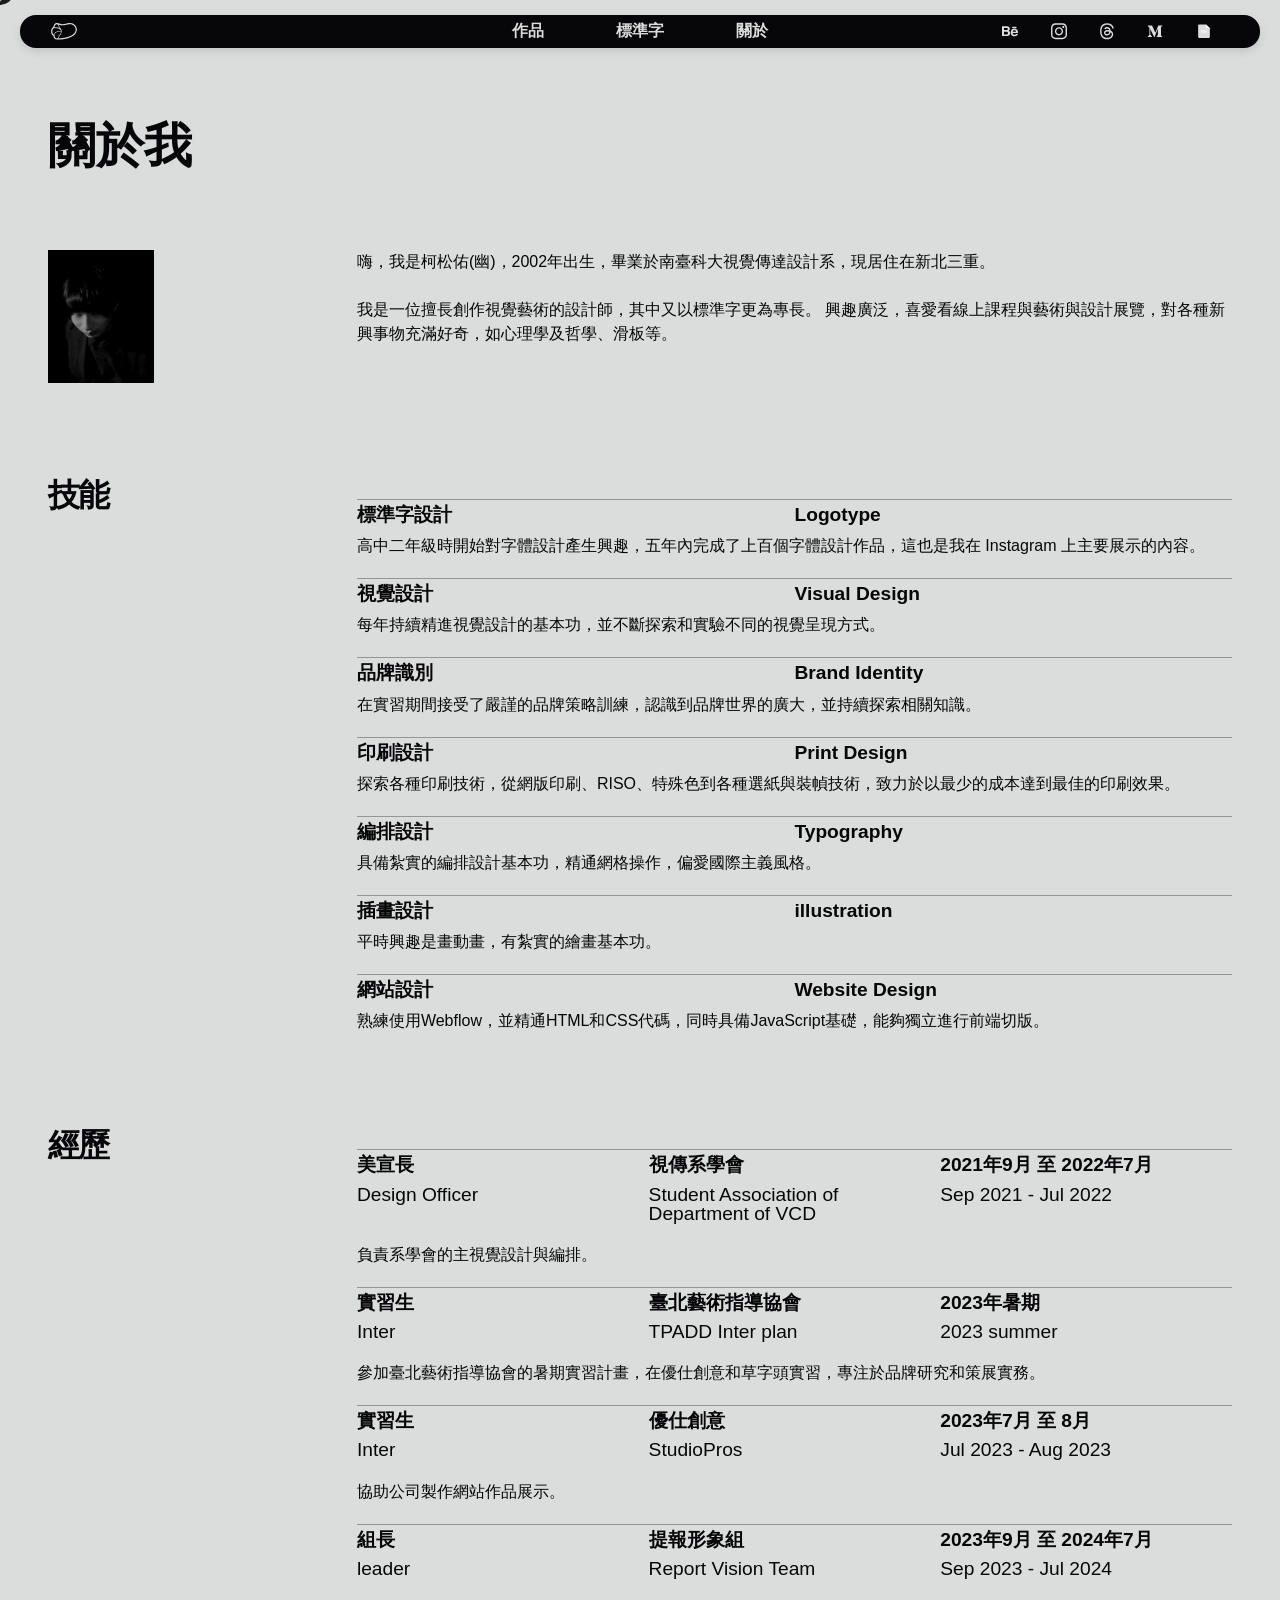
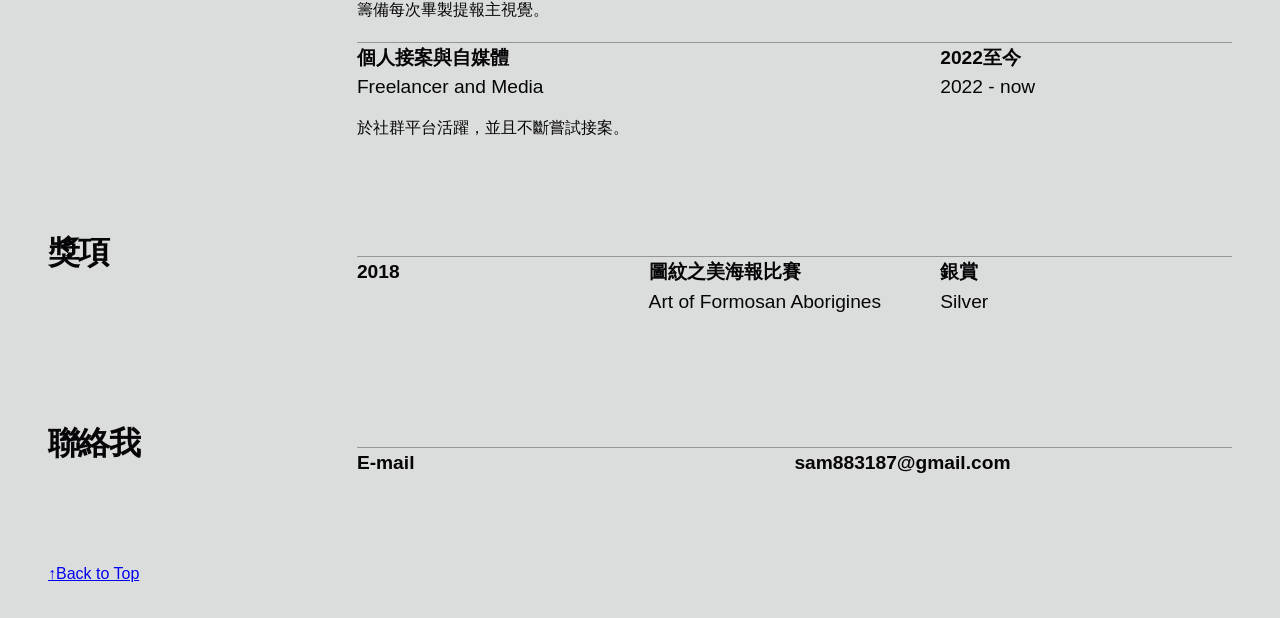
<file: about.html>
<!DOCTYPE html>
<html lang="zh-Hant">
<head>
  <meta charset="UTF-8">
  <meta name="viewport" content="width=device-width, initial-scale=1.0">
  <title>About</title>
  <link rel="stylesheet" href="styles.css">
  <style>
    .info {
        display: flex;
        flex-direction: row;
        padding: 3rem 0px;
      }
    
      .startinfo {
        display: flex;
        flex-direction: row;
        padding: 2em 0px;
        margin-top: 10vh;
      }

    .work-title {
        padding: 0 3rem;
        font-size: 3rem;
        font-weight: bold;
        color: var(--Maincolor);
        margin: 0;
      }
    
      .type {
        font-size: 1rem;
        text-align: left;
        width: 50%;
        letter-spacing: -0.05em;
      }
      
      .work-description {
        display: flex;
        flex-direction: column;
        width: 100%;
        padding: 0 3rem;
        word-wrap: break-word;
        font-size: 1rem;
        line-height: 1.5;
      }

      .e1 {
        display: flex;
        flex-direction: row;
        width: 100%;
        margin-top: 20px;
        padding: 5px 0px 10px 0px;
        border-top: 1px solid #959595;
        font-size: 1.2rem;
        font-weight: 700;
        word-wrap: break-word;
        line-height: 1em;
      }

      .e2 {
        display: flex;
        flex-direction: row;
        width: 100%;
        padding: 0px 0px 20px 0px;
        font-size: 1.2rem;
        word-wrap: break-word;
        line-height: 1em;
      }

      .work-description p {
        width: 50%;
      }
    
      h3 {
        padding: 0 3rem;
        font-size: 2rem;
        width: 30%;
        letter-spacing: -0.05em;
      }
    
      .work-imageBG {
        background-color: #000;
        width: 100%;
      }
    
      .work-image {
        width: 50%;
        height: auto;
        display: block;
        object-fit: cover;
      }

      select {
        background-color: var(--Maincolor);
        color: var(--BGcolor);
        border: none;
        font-size: 4vw;
        font-weight: 900;
        border-radius: 5px;
        box-shadow: none;
        transition: all 0.3s ease;
        cursor: pointer;
        overflow-y: auto;
    scrollbar-width: thin;
    scrollbar-color: #888 #f1f1f1;
    }
    select:hover {
        border-color: var(--Maincolor);
    }
    select:focus {
        border-color: #aaa;
        box-shadow: var(--Maincolor);
        box-shadow: 0 0 0 3px -moz-mac-focusring;
        color: var(--BGcolor);
        outline: none;
    }

    select option {
      font-size: 1rem;
      background-color: var(--Maincolor);
      color: var(--BGcolor);
      position: absolute;
      border-radius: 0 0 5px 5px;
      border-top: none;
      box-shadow: none;
  }
  select option:nth-child {
    background-color: var(--Maincolor);
    color: var(--BGcolor);
  }
  /* 嘗試覆蓋hover狀態的樣式 */
  select option:hover,
  select option:focus {
      background-color: #f0f0f0 !important;
      color: #000 !important;
  }

  select::-webkit-scrollbar {
    width: 5px;
}
select::-webkit-scrollbar-track {
    background: #f1f1f1;
    border-radius: 2px;
}
select::-webkit-scrollbar-thumb {
    background: #888;
    border-radius: 2px;
}
select::-webkit-scrollbar-thumb:hover {
    background: #555;
}

  #text {
    white-space: pre-wrap; /* 允許顯示換行 */
  }

      @media (max-width: 768px) {
        .container {
            padding: 0 10px;
          }

        .info {
            flex-direction: column;
            padding: 2em 0px;
          }
        
          .work {
            padding: 0px;
          }

          .work-title {
            font-size: 12vw;
          }
      
          h3 {
              padding: 0px;
              font-size: 1em;
              width: 100%;
              margin-bottom: 2em;
            }
        
          .work-description {
              width: 100%;
              font-size: 1em;
          }

          select {
            font-size: 2.5rem;
            font-weight: 900;
        }
        select:focus {
          color: var(--BGcolor);
        }

        select option {
          font-size: 1.2rem;
          
      }
      
          .type {
              width: 50%;
              font: 0.3em;
            }
            .e1 {
              font-size: 1em;
            }
            .e2 {
              font-size: 0.6em;
            }
      }
  </style>
</head>
<body onload="addContent()">
    <div class="navbar"></div>
  <div class="container">
    <div class="work">
        <div class="startinfo">
            <h1 class="work-title" id="work-title">關於我</h1>
        </div>
      <div class="info">
        <h3><img class="work-image" id="start-work-image" src="myphoto.png" alt="個人照片"></h3>
        <p class="work-description">
          嗨，我是柯松佑(幽)，2002年出生，畢業於南臺科大視覺傳達設計系，現居住在新北三重。<br><br>
          我是一位擅長創作視覺藝術的設計師，其中又以標準字更為專長。
          興趣廣泛，喜愛看線上課程與藝術與設計展覽，對各種新興事物充滿好奇，如心理學及哲學、滑板等。
          </p>
      </div>
      <div class="info" style="display: none;">
        <h3>關於
          <select id="dropdown">
            <option class="option" value="">選擇</option>
            <option class="option" value="1">短期人生規劃</option>
            <option class="option" value="2">人生願景</option>
            <option class="option" value="3">音樂</option>
            <option class="option" value="4">哲學</option>
            <option class="option" value="5">繪畫</option>
            <option class="option" value="6">滑板</option>
            <option class="option" value="7">閱讀</option>
            <option class="option" value="8">Podcast</option>
            <option class="option" value="9">Vtuber</option>
            <option class="option" value="10">動漫畫</option>
            <option class="option" value="11">喜歡的設計師</option>
            <option class="option" value="12">優缺點</option>
            <option class="option" value="13">對AI看法與協作</option>
            <option class="option" value="14">我的一天</option>
          </select><br>Information<br> 
        </h3>
        
        <p class="work-description" id="text">點擊「選擇」，來想了解關於我的主題</p>
      </div>
      <div class="info">
        <h3>技能</h3>
        <div class="work-description">
          <div class="e1"><p>標準字設計</p><p>Logotype</p></div>
          高中二年級時開始對字體設計產生興趣，五年內完成了上百個字體設計作品，這也是我在 Instagram 上主要展示的內容。
          <div class="e1"><p>視覺設計</p><p>Visual Design </p></div>
          每年持續精進視覺設計的基本功，並不斷探索和實驗不同的視覺呈現方式。
          <div class="e1"><p>品牌識別</p><p>Brand Identity</p></div>
          在實習期間接受了嚴謹的品牌策略訓練，認識到品牌世界的廣大，並持續探索相關知識。
          <div class="e1"><p>印刷設計</p><p>Print Design</p></div>
          探索各種印刷技術，從網版印刷、RISO、特殊色到各種選紙與裝幀技術，致力於以最少的成本達到最佳的印刷效果。
          <div class="e1"><p>編排設計</p><p>Typography</p></div>
          具備紮實的編排設計基本功，精通網格操作，偏愛國際主義風格。
          <div class="e1"><p>插畫設計</p><p>illustration</p></div>
          平時興趣是畫動畫，有紮實的繪畫基本功。
          <div class="e1"><p>網站設計</p><p>Website Design</p></div>
          熟練使用Webflow，並精通HTML和CSS代碼，同時具備JavaScript基礎，能夠獨立進行前端切版。
        </div>
      </div>
      <div class="info">
        <h3>經歷</h3>
          <div class="work-description">
            <!--從這邊-->
            <div class="e1"><p>美宣長</p><p>視傳系學會</p><p>2021年9月 至 2022年7月</p></div>
            <div class="e2"><p>Design Officer</p><p>Student Association of Department of VCD</p><p>Sep 2021 - Jul 2022</p></div>
          負責系學會的主視覺設計與編排。
            <!--從這邊-->
            <div class="e1"><p>實習生</p><p>臺北藝術指導協會</p><p>2023年暑期</p></div>
            <div class="e2"><p>Inter</p><p>TPADD Inter plan</p><p>2023 summer</p></div>
            參加臺北藝術指導協會的暑期實習計畫，在優仕創意和草字頭實習，專注於品牌研究和策展實務。
            <div class="e1"><p>實習生</p><p>優仕創意</p><p>2023年7月 至 8月</p></div>
            <div class="e2"><p>Inter</p><p>StudioPros</p><p>Jul 2023 - Aug 2023</p></div>
          協助公司製作網站作品展示。
        <!--從這邊-->
          <div class="e1"><p>組長</p><p>提報形象組</p><p>2023年9月 至 2024年7月</p></div>
          <div class="e2"><p>leader</p><p>Report Vision Team</p><p>Sep 2023 - Jul 2024</p></div>
          籌備每次畢製提報主視覺。
          <!--到這邊-->
          <div class="e1"><p>個人接案與自媒體</p><p></p><p>2022至今</p></div>
          <div class="e2"><p>Freelancer and Media</p><p></p><p>2022 - now</p></div>
          於社群平台活躍，並且不斷嘗試接案。
          </div>
      </div>
      <div class="info">
        <h3>獎項</h3>
        <div class="work-description">
              <div class="e1"><p>2018</p><p>圖紋之美海報比賽</p><p>銀賞</p></div>
              <div class="e2"><p></p><p>Art of Formosan Aborigines</p><p>Silver</p>
        </div>
      </div>
      </div>
      <div class="info">
        <h3>聯絡我</h3>
        <div class="work-description">
              <div class="e1"><p>E-mail</p><p>sam883187@gmail.com</p></div>
        </div>
      </div>
    </div>
      <div class="footer">
        <a href="#work-title" class="work-description">↑Back to Top</a><p class="class="work-description"">© 2024 sonnngyou.ghost All Rights Reserved.</p>
    </div>
  </div>
  </div>
</body>
<script src="navbar.js"></script>
<script>
  const dropdown = document.getElementById('dropdown');
  const text = document.getElementById('text');
  const texts = {
    '1': `對自己的規劃大約三至五年，在公司體制中成長，有著更多實務經驗，在有空間繼續學習並以累積不同有趣體驗為目的，在這樣的前提下希望能好好的賺錢。`,
    '2': `在國中時期，最喜歡的創作者是米津玄師、はるまきごはん，會從無到有的自己處理所有音樂和影像，並創造出有共鳴的故事，當時的我感到共鳴。

即便不是現在，但終有一天成為全能的創作者，希望無論載體為何，都希望能持續打造能夠令人感動、印象深刻，甚至也會燃起創作動力的作品。`,
    '3': `喜歡的音樂，對我而言很多時間都泡 Vocaloid 初音未來那邊，但現在也有很多偏日本流行音樂，像是米津玄師、KingGun、藤井風、春野。

並且臺灣的獨立音樂也會聽。比較喜歡的大概是草東沒有派對、deca joins、康斯坦的變化球、Vast&Hazy、淺提、當代電影大師、椅子樂團，有時候也會跑去聽EDM或是古典音樂等等，算是音樂雜食動物。

要說到現在很喜歡的歌曲，喜歡到足以改變生活，大概是 《熱異常 / いよわ》 和 《地球をあげる / はるまきごはん》。`,
'4': `會開始去讀哲學，最開始的起點已經不記得了，但就像笛卡兒意識到世界也許是不存在，也許世界本身就是假的，進而開始去思考，並且越看越沉迷。說到喜歡的哲學家是維根斯坦和叔本華。

即便現在看的大多是網路文章及二手資料，但還是有一些很喜歡的書：《孤獨的哲學》、《叔本華隨筆集》、《作為意志和表象的世界》。`,
'5': `從國中就開始畫畫，喜歡看動畫，在那之後除了紮實的練習繪畫，喜歡畫宅宅的動漫人物爽圖，不過在設計作品上也喜歡應用繪畫技能來做為形式。`,
'6': `大學一年級的時候，夢想著能夠用滑板遊歷台南，或是在上下課的時候滑滑板來上下課，不只是很酷，還很方便。

不過隨著設計忙碌，到後來只有運送行李時，會把行李箱放在滑板上方便運送，即便心中還有滑板夢，但似乎是更以後的事。`,
'7': `我渴望全世界的知識，喜歡閱讀，但不限於紙本，在閱讀之後，除了每天發 Threads ，也經營電子報「漂幽部」，紀錄學習到的內容。

我的閱讀類型，大多是設計、藝術類，接著是商業類、心理學（大多是溝通），及哲學。`,
'8': `平常都會戴著耳機，每天都在 FOMO (錯失恐懼)，害怕在知識有什麼是我自己不知道的，並且自己也很常忽然陷入想事情的漩渦，一直聽 Podcast 也助於我活在當下。`,
'9': `平常有時會看一些烤肉片段，直播只會看歌回，搭配工作的時候使用一邊聽。

其中更喜歡音樂類型的，像是花譜、理芽、世界情緒、長賴有花，最近則是很喜歡 CULUA。`,
'10': `無聊的時候喜歡看動畫，入坑作是 K-ON，至今最喜歡的作品是《漂流少年》、《搖滾孤獨》。`,
'11': `何廷安、彭星凱
對於建構理論，並應用進設計中，這件事很有共鳴。`,
'12': `我自己有選擇性緘默，這是一種天生的心理殘障，類似亞斯伯格，是由過度焦慮引起的，除了只要喝酒、吃藥讓自己不焦慮就會變成比較正常的人類，剩下許多症狀都會與亞斯伯格相同，由於這種天生殘障相對罕見，不容易找到資料，大多對此的認識也來源於亞斯。

對我而言這同時是優點，也是缺點。
像是容易專注且興趣狹隘，平時一次只能處理好一件有興趣的事，遇到當下沒興趣的事情就會容易分心，但也因此能比起其他人更心無旁騖專注在自己的興趣上，容易沉迷。`,
'13': `自生成式AI蓬勃發展以來，從GPT3就開始關注，在 Midjourney V2時期開始嘗試使用，在那之後更積極在創作中導入AI協作，並持續關注AI的發展。
`,
'14': `我早上起來會先喝一杯咖啡，平常很容易睏，接下來就會慢跑去買早餐。接著會開始接續昨天處理一半的事項（約三小時），完結後就開始處理今天的主要工作（四小時），結束後我會隨機挑一件有興趣的事來做直到晚上睡覺。中途的盥洗就是休息時間。`,
};

  dropdown.addEventListener('change', function() {
      text.textContent = texts[this.value] || '選擇想了解關於我的主題';
  });
</script>
</html>
</file>
<file: styles.css>
/* Reset 基本樣式 */
* {
    margin: 0;
    padding: 0;
    box-sizing: border-box;
  }

  html {
    scroll-behavior: smooth;
  }

  :root {
    --mouseX: 0;
    --mouseY: 0;
    --BGcolor: rgb(255, 255, 255, 1);
    --Maincolor: #060608;
    --SUPcolor: rgba(250, 250, 250, 0);
  }

  body {
    font-family: 'Inter', 'Noto Sans TC', sans-serif;
    background-color: var(--BGcolor);
    color: var(--Maincolor);
    line-height: 1;
    margin: 0;
    transition: all 400ms ease;
    cursor: none;
  }

  .mouse {
    position: fixed;
    left: var(--mouseX);
    top: var(--mouseY);
    width: 3px;
    height: 3px;
    border-radius: 100%;
    background-color: var(--Maincolor);
    transform: translate(-50%, -50%);
    pointer-events: none;
    border: 1px double var(--BGcolor);
    z-index: 1000;
    transition: all 10ms ease-out, background-color 10ms linear;
}

.ghost {
  position: fixed;
  opacity: 0.9;
    left: var(--mouseX);
    top: var(--mouseY);
    transition: all 500ms ease-out, background-color 10ms linear; 
    transform: translate(-50%, -50%);
    pointer-events: none;
    overflow: visible;
    width: 2rem;
    height: auto;
}

.ghost svg {
  fill: var(--Maincolor);
  stroke: var(--BGcolor);
  stroke-width: 0px;
  stroke-linecap: round;
  width: 2rem;
  height: auto;
}


::selection {
  background: var(--Maincolor);
  color: var(--BGcolor);
  }
  ::-moz-selection {
    background: var(--Maincolor);
    color: var(--BGcolor);
  }
  img::selection {
  background: transparent;
  }
  img::-moz-selection {
  background: transparent;
  }

  /* NAVBAR 共用樣式 */
.navbar {
    overflow: hidden;
    display: flex;
    flex-direction: row;
    background-color: var(--Maincolor);
    color: var(--BGcolor);
    position: fixed;
    top: 15px;
    right: 20px;
    left: 20px;
    z-index: 500;
    border-radius: 1rem;
    padding: 0 1rem;
    font-size: 1em;
    line-height: 1.2;
    box-shadow: 0 4px 8px rgba(0, 0, 0, 0.1);
    transition: all 400ms ease;
  }

  .navbarbackground {
    position: absolute;
    width: 100vw;
    height: 100vh;
    background-color: var(--BGcolor);
    display: none;
    pointer-events: none;
    z-index: -10;
  }
  
  .navbar a {
    position: static;
    display: block;
    color: var(--BGcolor);
    justify-self: center;
    line-height: 2;
    height: 100%;
    margin: 0 5%;
    text-decoration: none;
    font-weight: 700;
  }

  .menu {
    display: flex;
    justify-content: center;
    width: 60%;
  }
  
  .navbar a:hover {
    text-decoration: underline;
  }
  
  .navbar .icon {
    position: absolute;
    display: none;
  }

input[type="radio"] {
  display: none;
}

label {
  padding: 3px 5px;
  border-radius: 1rem;
  cursor: pointer;
  transition: background-color 100ms, color 200ms;
}

input[type="radio"]:checked + label {
  background-color: var(--BGcolor);
  color: var(--Maincolor);
}

.footer {
  display: flex;
  flex-direction: row;
  padding: 2em 0px;
}

.footer svg {
  fill: var(--Maincolor);
  opacity: 0.7;
  width: 2em;
  height: auto;
  margin: 10px
}

.footer svg:hover {
  opacity: 1;
}

.social-icons {
  position: relative;
  display: flex;
  justify-content: center;
  left: 0px;
  width: 20%;
  min-width: 10rem;
}

.social-icons a{
  width: 20%;
  margin: 0 10% 0 0;
}

.social-icons svg{
  position: relative;
  height: 100%;
  width: 1rem;
  fill: var(--BGcolor);
}
.social-icons svg:hover{
  fill: white;
}

.startbutton {
  font-size: 1rem;
  width: 20%;
}

.start {    
  background-color: var(--Maincolor);
  color: var(--BGcolor);
  display: flex;
  justify-content: left;
  text-align: left;
  position: fixed;
  margin: 10px;
  flex-direction: column;
  width: 30dvw;
  padding: 15px 15px;
  border-radius: 15px;
  display: none;
  gap: 1rem;
  box-shadow: 0 4px 8px rgba(0, 0, 0, 0.1);
  transition: box-shadow 100ms ease-in-out;
}

.start:hover {
  box-shadow: 0 8px 16px rgba(0, 0, 0, 0.2);
}

.start:hover .start{ display: flex;}
.startbutton:hover .start{ display: flex; }

.startbutton svg{
  position: relative;
  height: 100%;
  width: 2rem;
  fill: var(--Maincolor);
}

.start h1 {
    font-size: 1em;
}

.start h2 {
  font-size: 0.8em;
  line-height: 1.8;
  font-weight: 400;
  margin-top: 10px;
}

.radio-container {
  display: flex;
  flex-direction: row;
  font-size: 0.8em;
  width: 50%;
  font-weight: 600;
}
  
  /* 電腦樣式 */
  @media (min-width: 769px) {
    .navbar a {
      float: left;
    }
  }
  
  /* 手機樣式 */
  @media (max-width: 768px) {
    body {
      cursor: auto;
    }
    .navbar {
        transition: all 100ms ease-in-out;
        height: 50px;
        margin: 10px 15px;
        right: 5px;
    left: 5px;
        
    }

    .responsive .navbarbackground {
      display: block;
      opacity: 0.5;
      display: block;
      z-index: -500;
    }
    .navbar a {
      float: none;
      display: none;
    }
    .navbar a.icon {
        background-color: transparent;
        position: absolute;
        width: auto;
        height: auto;
        top: 0;
        bottom: 0;
        right: 15px;
        font-size: 1em;
        display: flex;
        padding: 10px;
      text-align: center;
      align-items: center;
      justify-self: center;
    }
    .navbar.responsive {
        position: fixed;
        display: flex;
        align-items: center;
        flex-direction: column;
        justify-content: center;
      flex-wrap: wrap;
      top: 0px;
      right: 0;
      left: 0;
      margin: 0px;
        height: 100%;
        border: none;
        border-radius: 0px;
        background-color: transparent;
        background-color: calc();
    }

    .navbar.responsive .icon {
      position: absolute;
      align-items: center;
      justify-content: center;
      display: block;
      padding: 10px;
      width: 100px;
      height: 100px;
      right: 0;
      top: 0;
    }

    .navbar a.icon:hover {text-decoration: none;}
    .navbar.responsive .icon:hover {text-decoration: none;}
    .navbar.responsive a {
      float: none;
      display: block;
      width: 50%;
      text-align: center;
      align-items: center;
      justify-self: center;
      line-height: 1.8;
      font-size: 2em;
      opacity: 1;
    }

    .radio-container {
      position: absolute;
      background-color: transparent;
      width: auto;
      display: flex;
      top: 0px;
      bottom: 0px;
      left: 20px;
      display: flex;
      justify-content: center;
      text-align: left;
      align-items: start;
      margin-top: 0px;
      font-size: 0.5rem;
      font-weight: 600;
      margin: 0px 0px;
  }
  .navbar.responsive .radio-container {
    display: none;
  }

  .mouse {
    display: none;
  }
  .ghost {
    display: none;
  }

  .footer {
    flex-direction: column;
  }

  .social-icons {
    margin: 10vh auto;
  }
  }

    /* 模糊效果樣式 */
  .blur {
      filter: blur(6px);
  }

  /* 滾動條的整體樣式 */
::-webkit-scrollbar {
  width: 0.8vw;  /* 設置滾動條的寬度 */
  display: none;
}

/* 滾動條軌道 */
::-webkit-scrollbar-track {
  background: var(--BGcolor);  /* 設置軌道的背景色 */
  border-radius: 5px;  /* 設置軌道的圓角 */
  transition: all 0.5s ease;
}

/* 滾動條滑塊 */
::-webkit-scrollbar-thumb {
  background: var(--Maincolor);  /* 設置滑塊的背景色 */
  border-radius: 5px;  /* 設置滑塊的圓角 */
  border: 2px solid #ffffff;  /* 設置滑塊的邊框，與軌道背景色相同 */
  transition: all 0.5s ease;
}

/* 滾動條滑塊在懸停時的樣式 */
::-webkit-scrollbar-thumb:hover {
  background: #777777;  /* 設置滑塊在懸停時的背景色 */
}

/* 滾動條滑塊在活動時的樣式 */
::-webkit-scrollbar-thumb:active {
  background: #777777;  /* 設置滑塊在活動時的背景色 */
}
</file>
